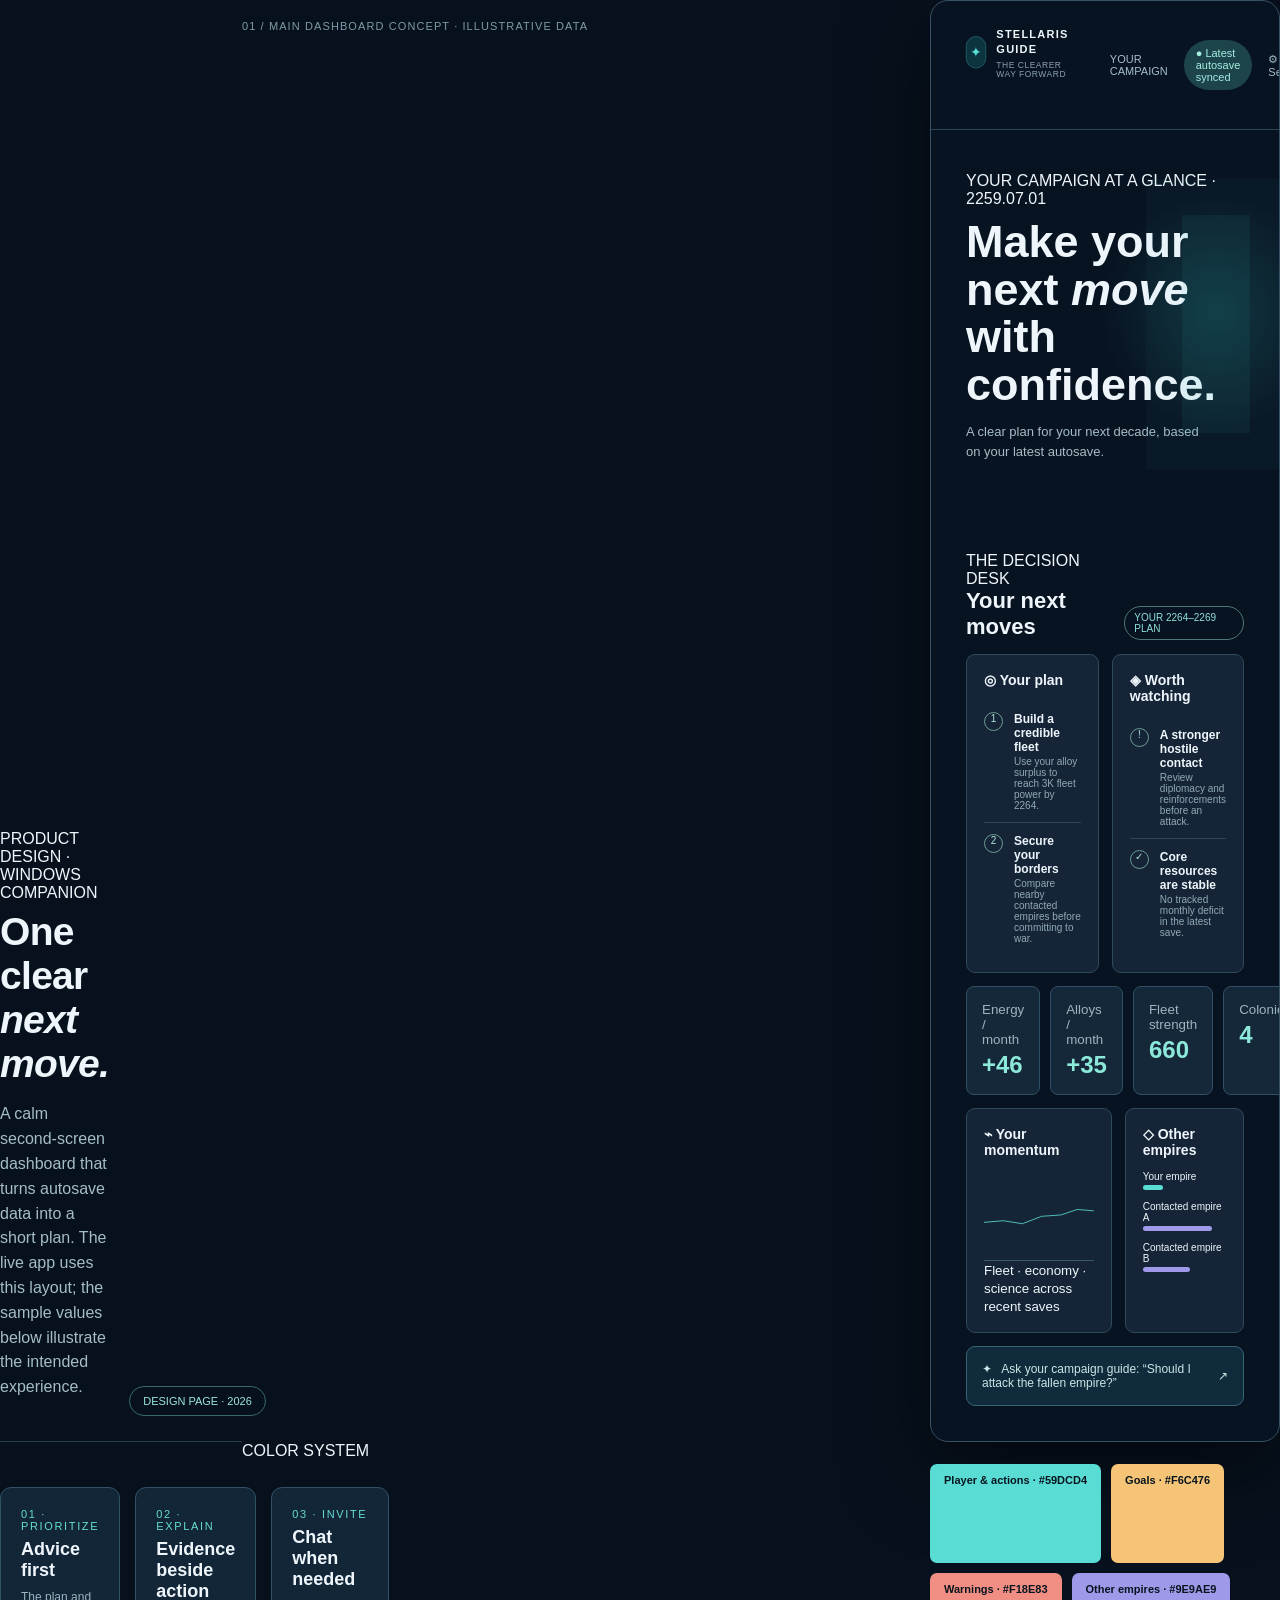
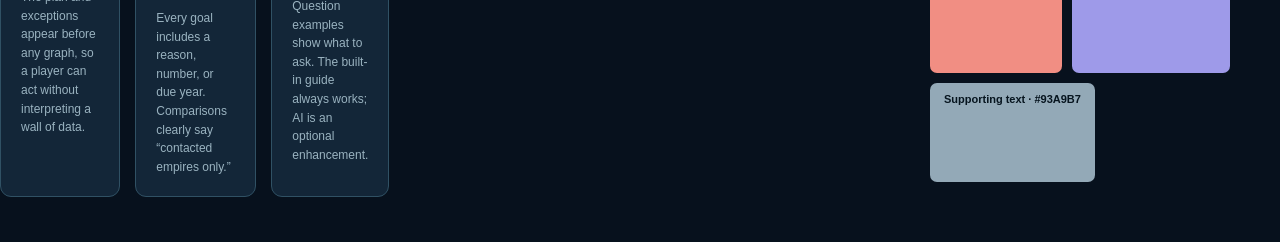
<file: docs/design.html>
<!doctype html>
<html lang="en">
<head>
<meta charset="utf-8"><meta name="viewport" content="width=device-width,initial-scale=1">
<title>Stellaris Guide — UI/UX design page</title>
<link rel="stylesheet" href="../static/app.css">
<style>
 .design-banner{padding:25px 0;border-bottom:1px solid #263d4d;display:flex;justify-content:space-between;gap:20px;align-items:end}.design-banner h1{font-size:39px;margin:8px 0}.design-banner p{color:#a4bdc7;max-width:700px}.design-tag{border:1px solid #38696a;color:#9ce8dc;padding:8px 13px;border-radius:99px;font-size:11px;white-space:nowrap}.design-note{font-size:11px;color:#7e9aa8;letter-spacing:.1em;text-transform:uppercase;margin:20px 0 9px}.design-frame{border:1px solid #375264;border-radius:18px;overflow:hidden;background:#081321;box-shadow:0 25px 80px #0008}.mock-top{display:flex;justify-content:space-between;align-items:center;padding:18px 28px;border-bottom:1px solid #2a4455}.mock-top .brand{transform:scale(.85);transform-origin:left}.mock-nav{display:flex;gap:16px;align-items:center;color:#a5bdc7;font-size:11px}.mock-pill{background:#1d444b;color:#a5eee0;border-radius:30px;padding:7px 12px}.mock-hero{min-height:245px;padding:42px 35px;display:flex;justify-content:space-between;align-items:center;background:radial-gradient(circle at 82% 47%,#1a697158,transparent 33%)}.mock-hero h2{font-size:45px;line-height:1.06;margin:10px 0}.mock-hero p{font-size:13px;color:#a7bcc6;max-width:430px}.mock-planet{width:150px;height:150px;border-radius:50%;background:radial-gradient(circle at 30% 30%,#8cebe0,#1c798a 55%,#0a314d 80%);box-shadow:0 0 48px #54dbdc77,0 0 0 34px #3bb1ae14,0 0 0 70px #3bb1ae0a;margin-right:75px}.mock-content{padding:28px 35px 35px}.mock-title{display:flex;justify-content:space-between;align-items:end;margin:7px 0 14px}.mock-title h3{font-size:22px;margin:0}.mock-title span{color:#8fe1d7;font-size:10px;border:1px solid #4c7775;padding:5px 9px;border-radius:30px}.mock-grid{display:grid;grid-template-columns:1.1fr .9fr;gap:13px}.mock-card{background:#152537;border:1px solid #2e4a5b;border-radius:9px;padding:17px}.mock-card h4{font-family:'Space Grotesk',sans-serif;font-size:14px;margin:0 0 13px}.mock-row{display:flex;gap:11px;border-top:1px solid #2f4555;padding:11px 0;font-size:12px}.mock-row:first-of-type{border-top:0}.mock-row .bullet{width:19px;height:19px;border:1px solid #6a9b92;color:#b0e4d9;border-radius:50%;text-align:center;flex:none;font-size:10px}.mock-row strong{display:block}.mock-row small{color:#91a9b5;display:block;margin-top:2px}.mock-stats{display:grid;grid-template-columns:repeat(4,1fr);gap:10px;margin:13px 0}.mock-stat{background:#15283a;border:1px solid #315065;border-radius:8px;padding:15px}.mock-stat small{display:block;color:#9db4bf}.mock-stat strong{display:block;color:#8ce8d8;font-size:24px;margin-top:4px}.mock-chart{height:90px;border-bottom:1px solid #3b5b66;position:relative;overflow:hidden}.mock-chart svg{width:100%;height:100%}.mock-bars{display:flex;flex-direction:column;gap:11px;font-size:10px}.mock-bars i{height:5px;display:block;background:#9e9ae9;border-radius:9px;margin-top:3px}.mock-chat{background:#102c3c;border:1px solid #356474;border-radius:9px;padding:15px;margin-top:13px;display:flex;justify-content:space-between;align-items:center;gap:15px}.mock-chat span{color:#cce4e8;font-size:12px}.design-detail{display:grid;grid-template-columns:repeat(3,1fr);gap:15px;margin:45px 0}.detail-card{background:#132638;border:1px solid #305164;border-radius:11px;padding:20px}.detail-card .number{color:#65ddd5;font-size:11px;letter-spacing:.15em}.detail-card h3{font-size:18px;margin:7px 0}.detail-card p{font-size:12px;color:#9ab3c0;margin:0}.palette{display:flex;gap:10px;flex-wrap:wrap;margin:22px 0 60px}.palette div{padding:10px 14px;border-radius:7px;color:#07151f;font-size:11px;font-weight:700}.palette .p1{background:#59dcd4}.palette .p2{background:#f6c476}.palette .p3{background:#f18e83}.palette .p4{background:#9e9ae9}.palette .p5{background:#93a9b7}@media(max-width:700px){.design-banner{align-items:start;flex-direction:column}.mock-nav{display:none}.mock-planet{display:none}.mock-hero h2{font-size:30px}.mock-grid,.design-detail{grid-template-columns:1fr}.mock-stats{grid-template-columns:repeat(2,1fr)}.mock-content{padding:20px}.mock-hero{padding:30px 20px}}
</style>
</head>
<body><div class="app-shell">
  <header class="design-banner"><div><div class="kicker">PRODUCT DESIGN · WINDOWS COMPANION</div><h1>One clear <em>next move.</em></h1><p>A calm second-screen dashboard that turns autosave data into a short plan. The live app uses this layout; the sample values below illustrate the intended experience.</p></div><span class="design-tag">DESIGN PAGE · 2026</span></header>
  <div class="design-note">01 / Main dashboard concept · illustrative data</div>
  <div class="design-frame"><div class="mock-top"><div class="brand"><div class="brand-mark">✦</div><div><strong>STELLARIS <span>GUIDE</span></strong><small>THE CLEARER WAY FORWARD</small></div></div><div class="mock-nav"><span>YOUR CAMPAIGN</span><span class="mock-pill">● Latest autosave synced</span><span>⚙ Settings</span></div></div>
    <div class="mock-hero"><div><div class="kicker">YOUR CAMPAIGN AT A GLANCE · 2259.07.01</div><h2>Make your next <em>move</em><br>with confidence.</h2><p>A clear plan for your next decade, based on your latest autosave.</p></div><div class="mock-planet"></div></div>
    <div class="mock-content"><div class="mock-title"><div><div class="kicker">THE DECISION DESK</div><h3>Your next moves</h3></div><span>YOUR 2264–2269 PLAN</span></div><div class="mock-grid"><div class="mock-card"><h4>◎ Your plan</h4><div class="mock-row"><span class="bullet">1</span><div><strong>Build a credible fleet</strong><small>Use your alloy surplus to reach 3K fleet power by 2264.</small></div></div><div class="mock-row"><span class="bullet">2</span><div><strong>Secure your borders</strong><small>Compare nearby contacted empires before committing to war.</small></div></div></div><div class="mock-card"><h4>◈ Worth watching</h4><div class="mock-row"><span class="bullet">!</span><div><strong>A stronger hostile contact</strong><small>Review diplomacy and reinforcements before an attack.</small></div></div><div class="mock-row"><span class="bullet">✓</span><div><strong>Core resources are stable</strong><small>No tracked monthly deficit in the latest save.</small></div></div></div></div>
    <div class="mock-stats"><div class="mock-stat"><small>Energy / month</small><strong>+46</strong></div><div class="mock-stat"><small>Alloys / month</small><strong>+35</strong></div><div class="mock-stat"><small>Fleet strength</small><strong>660</strong></div><div class="mock-stat"><small>Colonies</small><strong>4</strong></div></div>
    <div class="mock-grid"><div class="mock-card"><h4>⌁ Your momentum</h4><div class="mock-chart"><svg viewBox="0 0 400 90" aria-label="Illustrative rising chart"><polyline points="0,70 70,64 140,75 210,48 280,43 340,23 400,28" fill="none" stroke="#59dcd4" stroke-width="3"/></svg></div><small>Fleet · economy · science across recent saves</small></div><div class="mock-card"><h4>◇ Other empires</h4><div class="mock-bars"><div>Your empire<i style="width:24%;background:#59dcd4"></i></div><div>Contacted empire A<i style="width:83%"></i></div><div>Contacted empire B<i style="width:57%"></i></div></div></div></div><div class="mock-chat"><span>✦ &nbsp; Ask your campaign guide: “Should I attack the fallen empire?”</span><span>↗</span></div></div>
  </div>
  <div class="design-detail"><div class="detail-card"><div class="number">01 · PRIORITIZE</div><h3>Advice first</h3><p>The plan and exceptions appear before any graph, so a player can act without interpreting a wall of data.</p></div><div class="detail-card"><div class="number">02 · EXPLAIN</div><h3>Evidence beside action</h3><p>Every goal includes a reason, number, or due year. Comparisons clearly say “contacted empires only.”</p></div><div class="detail-card"><div class="number">03 · INVITE</div><h3>Chat when needed</h3><p>Question examples show what to ask. The built-in guide always works; AI is an optional enhancement.</p></div></div>
  <div class="kicker">COLOR SYSTEM</div><div class="palette"><div class="p1">Player & actions · #59DCD4</div><div class="p2">Goals · #F6C476</div><div class="p3">Warnings · #F18E83</div><div class="p4">Other empires · #9E9AE9</div><div class="p5">Supporting text · #93A9B7</div></div>
</div></body></html>
</file>
<file: static/app.css>
:root{--bg:#07111d;--surface:#0c1a2a;--surface2:#102338;--line:#20364a;--text:#eef6fb;--muted:#89a0b2;--teal:#58ded7;--teal2:#1d8f92;--violet:#9c91ff;--coral:#ff8588;--gold:#e6b75f;--shadow:0 18px 55px rgba(0,0,0,.22)}
*{box-sizing:border-box}html,body{margin:0;min-height:100%;background:var(--bg);color:var(--text);font-family:Inter,"Segoe UI",Arial,sans-serif}button,input,select,textarea{font:inherit}.app-shell{min-height:100vh;display:grid;grid-template-columns:242px minmax(650px,1fr) 350px}.sidebar{position:sticky;top:0;height:100vh;padding:26px 18px;border-right:1px solid var(--line);background:#081421;display:flex;flex-direction:column}.brand{display:flex;gap:12px;align-items:center;padding:0 8px 30px}.brand-mark,.chat-avatar{width:38px;height:38px;border:1px solid #23636c;border-radius:13px;display:grid;place-items:center;color:var(--teal);background:#0c3440}.brand strong{font-size:13px;letter-spacing:1.4px}.brand small,.chat-head small{display:block;color:var(--muted);font-size:10px;margin-top:4px;letter-spacing:.6px}.tabs{display:grid;gap:7px}.tab{position:relative;width:100%;border:1px solid transparent;background:transparent;color:var(--muted);border-radius:12px;padding:13px 12px;display:flex;gap:12px;align-items:center;text-align:left;cursor:pointer}.tab>span{font-size:20px;width:26px;color:#6f8ba1}.tab strong{display:block;color:inherit;font-size:14px}.tab small{display:block;margin-top:3px;font-size:10px;color:#60798d}.tab.active,.tab:hover{background:#10283b;border-color:#225068;color:var(--text)}.tab.active>span{color:var(--teal)}.tab.active:before{content:"";position:absolute;left:-19px;width:3px;height:38px;border-radius:3px;background:var(--teal)}.tab b{margin-left:auto;min-width:18px;padding:3px 6px;border-radius:10px;background:#562e3c;color:#ff9fa2;font-size:10px;text-align:center}.tab b:empty{display:none}.sidebar-bottom{margin-top:auto;display:grid;gap:10px}.sync-card{display:flex;gap:10px;align-items:center;padding:12px;border:1px solid var(--line);border-radius:12px;background:#0c1d2d}.pulse,.online-dot{width:8px;height:8px;border-radius:50%;background:var(--teal);box-shadow:0 0 10px var(--teal)}.sync-card strong{display:block;font-size:11px}.sync-card small{display:block;color:var(--muted);font-size:9px;margin-top:3px}.side-action,.danger-button{border:1px solid var(--line);border-radius:10px;background:transparent;color:var(--muted);padding:11px;cursor:pointer;text-align:left}.workspace{min-width:0;padding:30px 34px 50px;overflow:hidden}.topbar{display:flex;align-items:flex-start;justify-content:space-between;border-bottom:1px solid var(--line);padding-bottom:20px}.eyebrow{color:var(--teal);font-size:9px;letter-spacing:1.5px;font-weight:800}.eyebrow.coral{color:var(--coral)}.eyebrow.violet{color:var(--violet)}h1{font-size:29px;margin:7px 0 5px;letter-spacing:-.7px}h2{font-size:19px;margin:5px 0}p{color:var(--muted);line-height:1.55}.topbar p{margin:0;font-size:12px}.top-actions{display:flex;align-items:center;gap:8px}.date-chip,.tag{border:1px solid #275265;color:#9fc1cc;border-radius:999px;padding:8px 12px;font-size:10px;letter-spacing:.5px}.icon-button{width:36px;height:36px;border:1px solid var(--line);border-radius:9px;color:#a9c0d0;background:#0d1b29;cursor:pointer}.indicators{display:grid;grid-template-columns:repeat(4,1fr);gap:10px;margin:20px 0}.indicators article{position:relative;overflow:hidden;padding:15px;border:1px solid var(--line);border-radius:11px;background:var(--surface)}.indicators article:after{content:"";position:absolute;right:-17px;top:-27px;width:70px;height:70px;border:1px solid rgba(88,222,215,.08);border-radius:50%}.indicators span{display:block;color:var(--muted);font-size:10px}.indicators strong{display:block;margin:8px 0 4px;font-size:21px}.indicators small{color:#607a8e;font-size:9px}.positive{color:var(--teal)!important}.negative{color:var(--coral)!important}.view{display:none}.view.active{display:block}.notice{padding:12px 14px;margin:0 0 16px;border:1px solid #6d5328;background:#2c2519;color:#f0cb84;border-radius:10px;font-size:12px}.grid.two{display:grid;grid-template-columns:1.06fr .94fr;gap:14px}.lower-grid{margin-top:14px}.panel{border:1px solid var(--line);border-radius:13px;background:var(--surface);padding:20px;box-shadow:var(--shadow)}.panel-head{display:flex;align-items:flex-start;justify-content:space-between;gap:14px;margin-bottom:14px}.goal-list,.alert-list{display:grid}.goal,.alert{display:grid;grid-template-columns:28px 1fr auto;gap:10px;padding:14px 0;border-top:1px solid var(--line)}.goal:first-child,.alert:first-child{border-top:0}.goal .number{width:22px;height:22px;border:1px solid #2a6469;border-radius:50%;display:grid;place-items:center;color:var(--teal);font-size:10px}.goal strong,.alert strong{font-size:12px}.goal p,.alert p{font-size:10px;margin:4px 0 0}.goal time{font-size:9px;color:var(--gold)}.alert-dot{width:7px;height:7px;border-radius:50%;background:var(--coral);margin-top:5px}.empty{padding:22px 0;color:var(--muted);font-size:12px}.segmented{display:flex;border:1px solid var(--line);border-radius:8px;padding:3px}.segmented button{border:0;background:transparent;color:var(--muted);padding:5px 8px;border-radius:5px;font-size:9px;cursor:pointer}.segmented button.active{background:#204c5c;color:#c5ffff}.chart-panel svg{width:100%;height:230px;overflow:visible}.chart-panel>small,.panel>small{display:block;color:#587186;font-size:9px;border-top:1px solid var(--line);padding-top:12px}.axis-line{stroke:#20384b;stroke-width:1}.trend-area{fill:url(#trendGradient)}.trend-line{fill:none;stroke:var(--teal);stroke-width:3}.trend-point{fill:var(--teal)}.chart-label{fill:#6f8799;font-size:10px}.empire-list{display:grid;gap:14px;padding:5px 0 18px}.empire-row header{display:flex;justify-content:space-between;font-size:10px;margin-bottom:6px}.empire-row header span{color:var(--muted)}.bar{height:5px;border-radius:6px;background:#203647;overflow:hidden}.bar i{display:block;height:100%;border-radius:6px;background:var(--violet)}.empire-row.you .bar i{background:var(--teal)}.split-view{display:grid;grid-template-columns:320px 1fr;gap:14px;min-height:520px}.list-panel{padding:16px}.select-list{display:grid;gap:7px;max-height:610px;overflow:auto;padding-right:3px}.select-item{width:100%;border:1px solid var(--line);background:#0a1725;color:var(--text);border-radius:10px;padding:12px;text-align:left;cursor:pointer}.select-item:hover,.select-item.active{border-color:#2e7880;background:#102b3b}.select-item header{display:flex;justify-content:space-between;gap:8px}.select-item strong{font-size:12px}.select-item p{margin:5px 0 0;font-size:10px}.status{font-size:8px;text-transform:uppercase;letter-spacing:.8px;padding:4px 6px;border-radius:999px}.status.urgent{color:#ffafb1;background:#4a2732}.status.watch{color:#f2ca7f;background:#403722}.status.growth{color:#90e7e1;background:#173b40}.status.stable{color:#a7bad0;background:#1a2a3c}.detail-panel{padding:24px}.detail-hero{display:flex;justify-content:space-between;gap:18px;align-items:flex-start;border-bottom:1px solid var(--line);padding-bottom:20px}.detail-hero h2{font-size:26px}.planet-orb{width:86px;height:86px;flex:0 0 auto;border-radius:50%;background:radial-gradient(circle at 35% 30%,#84f0e5,#267d87 42%,#112638 70%);box-shadow:0 0 30px rgba(88,222,215,.15)}.detail-stats{display:grid;grid-template-columns:repeat(4,1fr);gap:8px;margin:18px 0}.detail-stats div{padding:12px;border:1px solid var(--line);border-radius:9px;background:#0a1725}.detail-stats span{display:block;color:var(--muted);font-size:9px}.detail-stats strong{display:block;margin-top:6px;font-size:16px}.recommendation{padding:17px;border:1px solid #2c6268;border-radius:11px;background:#0c2935}.recommendation h3{margin:5px 0 8px;font-size:17px}.recommendation p{font-size:11px;margin:5px 0}.resource-row,.pill-row{display:flex;gap:7px;flex-wrap:wrap;margin-top:14px}.resource-pill,.pill{border:1px solid var(--line);border-radius:999px;padding:6px 9px;color:#9fb5c5;font-size:9px}.tech-grid{display:grid;grid-template-columns:repeat(3,1fr);gap:14px}.tech-card{min-height:385px}.tech-icon{width:38px;height:38px;border-radius:11px;display:grid;place-items:center;background:#143d49;color:var(--teal);margin-bottom:16px}.tech-card:nth-child(2) .tech-icon{background:#3d3420;color:var(--gold)}.tech-card:nth-child(3) .tech-icon{background:#312d51;color:var(--violet)}.tech-current{padding:13px;background:#091725;border:1px solid var(--line);border-radius:10px;margin:15px 0}.tech-current span{color:var(--muted);font-size:9px}.tech-current strong{display:block;margin:6px 0;font-size:13px}.tech-current small{color:#668093}.tech-pick{border-top:1px solid var(--line);padding-top:15px}.tech-pick strong{display:block;color:var(--teal);margin:6px 0}.tech-pick p{font-size:10px}.explainer{margin-top:14px}.explainer p{font-size:11px;margin-bottom:0}.recommendation-panel{margin-bottom:14px;background:linear-gradient(120deg,#0e2937,#111b30)}.recommendation-panel h2{font-size:24px}.recommendation-panel .recommendation-grid{display:grid;grid-template-columns:1fr auto;align-items:center;gap:20px}.recommendation-panel p{font-size:11px;max-width:720px}.ship-split{min-height:390px}.component-list{display:grid;grid-template-columns:repeat(2,1fr);gap:7px;margin-top:14px}.component-list span{padding:9px;border:1px solid var(--line);background:#091725;border-radius:8px;color:#a9bbc9;font-size:10px}.chat-rail{position:sticky;top:0;height:100vh;border-left:1px solid var(--line);background:#091522;display:flex;flex-direction:column;padding:22px 16px}.chat-head{display:flex;align-items:center;gap:10px;padding-bottom:15px;border-bottom:1px solid var(--line)}.chat-head strong{font-size:12px}.online-dot{margin-left:auto}.quick-actions{display:flex;gap:6px;overflow-x:auto;padding:12px 0}.quick-actions button{white-space:nowrap;border:1px solid var(--line);border-radius:999px;background:#0e2132;color:#98afc0;padding:7px 9px;font-size:9px;cursor:pointer}.quick-actions button:hover{border-color:#347078;color:var(--teal)}.chat-log{flex:1;overflow:auto;display:flex;flex-direction:column;gap:10px;padding:8px 1px 14px}.message{max-width:89%;padding:10px 12px;border-radius:10px;background:#14283a;color:#c3d2dd;font-size:11px;line-height:1.45;white-space:pre-wrap}.message.user{align-self:flex-end;background:#1d5e65;color:#efffff}.message.warning{background:#3a2f1d;color:#f4d08c}.message.thinking{color:#7f9baa;font-style:italic}.ask-form{display:grid;grid-template-columns:1fr 39px;border:1px solid #285267;border-radius:9px;background:#0a1825;overflow:hidden}.ask-form textarea{resize:none;max-height:100px;border:0;outline:0;background:transparent;color:var(--text);padding:11px;font-size:11px}.ask-form button{border:0;background:var(--teal);color:#06212a;cursor:pointer}.chat-hint{color:#597286;font-size:9px;margin-top:7px}.chat-hint kbd,.command-menu kbd{border:1px solid var(--line);padding:1px 4px;border-radius:3px}.command-menu{margin-bottom:7px;border:1px solid #2b5e6d;border-radius:9px;background:#102536;padding:5px}.command-menu button{width:100%;display:grid;grid-template-columns:auto 1fr auto;gap:8px;align-items:center;text-align:left;border:0;background:transparent;color:var(--text);padding:6px;cursor:pointer}.command-menu small{color:var(--muted)}.overlay{position:fixed;inset:0;background:rgba(0,7,13,.74);z-index:20}.drawer{position:absolute;right:0;top:0;height:100%;width:min(460px,100%);padding:28px;background:#0c1a28;border-left:1px solid var(--line);overflow:auto}.drawer-head{display:flex;justify-content:space-between}.drawer>p{font-size:12px}.drawer form{display:grid;gap:9px;margin-top:22px}.drawer label{font-size:11px;font-weight:700}.drawer input,.drawer select{width:100%;border:1px solid var(--line);border-radius:8px;background:#07121e;color:var(--text);padding:11px}.drawer small{color:var(--muted);font-size:9px}.drawer hr{border:0;border-top:1px solid var(--line);width:100%;margin:13px 0}.path-row{display:grid;grid-template-columns:1fr auto;gap:6px}.path-row button,.primary-button{border:0;border-radius:8px;background:var(--teal);color:#06252b;font-weight:800;padding:0 13px;cursor:pointer}.primary-button{padding:12px;margin-top:10px}.form-error{color:var(--coral);font-size:11px}.privacy-card{margin:20px 0;padding:13px;border:1px solid var(--line);border-radius:9px}.privacy-card strong{font-size:11px}.privacy-card p{font-size:9px;margin-bottom:0}.danger-button{color:#e9a7a9;border-color:#593b45;width:100%;text-align:center}.sr-only{position:absolute;width:1px;height:1px;padding:0;margin:-1px;overflow:hidden;clip:rect(0,0,0,0);white-space:nowrap;border:0}
@media(max-width:1250px){.app-shell{grid-template-columns:210px minmax(590px,1fr) 315px}.workspace{padding:26px 22px}.indicators{grid-template-columns:repeat(2,1fr)}.tech-grid{grid-template-columns:1fr}.tech-card{min-height:0}}
@media(max-width:960px){.app-shell{display:block}.sidebar{position:static;height:auto;padding:12px;display:block}.brand{padding:5px 5px 12px}.tabs{grid-template-columns:repeat(4,1fr)}.tab{justify-content:center}.tab div,.tab b{display:none}.sidebar-bottom{display:none}.workspace{padding:18px}.chat-rail{position:static;height:540px;border-left:0;border-top:1px solid var(--line)}.grid.two,.split-view{grid-template-columns:1fr}.indicators{grid-template-columns:repeat(4,1fr)}.list-panel .select-list{max-height:260px}}
@media(max-width:640px){.tabs{grid-template-columns:repeat(4,1fr)}.topbar{display:block}.top-actions{margin-top:12px}.indicators,.detail-stats{grid-template-columns:repeat(2,1fr)}.grid.two{grid-template-columns:1fr}.workspace{padding:14px}.panel{padding:15px}.date-chip{font-size:9px}.component-list{grid-template-columns:1fr}}
.goal-body{min-width:0}.goal-progress{display:flex;justify-content:space-between;gap:8px;margin-top:10px;color:#9fb5c5;font-size:10px}.goal-progress b{color:var(--teal)}.goal-progress-track{height:4px;border-radius:5px;background:#243849;margin:5px 0 10px;overflow:hidden}.goal-progress-track i{display:block;height:100%;background:var(--teal);border-radius:5px}.goal-steps{border-left:2px solid #2e6870;padding:4px 0 0 11px;margin-top:7px}.goal-step{display:flex;gap:8px;margin-top:10px}.goal-step>b{color:var(--teal);font-size:10px}.goal-step strong{display:block;font-size:10px;line-height:1.4}.goal-step small,.goal-step em{display:block;color:var(--muted);font-size:9px;line-height:1.45;margin-top:3px;font-style:normal}.goal-step em{color:#c1a878}.goal-steps details{margin-top:9px;color:var(--muted);font-size:10px}.goal-steps summary{cursor:pointer;color:var(--teal)}
.campaign-heading{display:flex;align-items:center;gap:14px}.empire-flag{width:56px;height:56px;object-fit:cover;border-radius:9px;border:1px solid #376476;box-shadow:0 0 16px #123846}.empire-flag[hidden]{display:none}.planet-orb{overflow:hidden}.planet-orb img{display:block;width:100%;height:100%;object-fit:cover}.planet-orb img[hidden]{display:none}.tech-icon img{display:block;width:100%;height:100%;object-fit:cover;border-radius:9px}
.tech-path{border-top:1px solid var(--line);padding-top:12px;margin-top:14px}.tech-path>div{display:flex;gap:5px;align-items:center;flex-wrap:wrap;margin:8px 0}.path-node{border:1px solid var(--line);border-radius:6px;padding:5px 7px;font-size:9px;color:#a9bbc9}.path-node.visible{border-color:#398579;color:#9debdc}.path-arrow{font-size:11px;color:var(--gold)}.tech-path small{display:block;color:var(--muted);font-size:9px;line-height:1.35}
.ship-policies{border-top:1px solid var(--line);padding-top:12px;margin-top:16px}.ship-policies small{display:block;color:var(--muted);font-size:9px;margin-top:8px}
.empire-row.opinion-negative .bar i{background:var(--coral)}.empire-row.opinion-positive .bar i{background:var(--teal)}
.priority-panel,.priority-panel+.panel{grid-column:1/-1}.priority-panel .goal-list{grid-template-columns:repeat(2,minmax(0,1fr));column-gap:22px}.priority-panel .goal:nth-child(-n+2){border-top:0}.priority-panel+.panel .alert-list{grid-template-columns:repeat(3,minmax(0,1fr));column-gap:18px}.priority-panel+.panel .alert:nth-child(-n+3){border-top:0}.goal-step details{margin:3px 0 0;font-size:9px}.goal-step details summary{color:#9eb8c5;cursor:pointer}.goal-step details small,.goal-step details em{margin-top:5px}@media(max-width:1250px){.priority-panel .goal-list,.priority-panel+.panel .alert-list{grid-template-columns:1fr}.priority-panel .goal:nth-child(2),.priority-panel+.panel .alert:nth-child(2),.priority-panel+.panel .alert:nth-child(3){border-top:1px solid var(--line)}}
@media(max-width:960px){.tab{flex-direction:column;gap:4px;padding:9px 3px}.tab div{display:block;text-align:center}.tab strong{font-size:10px}.tab small{display:none}.sidebar-bottom{display:flex;margin-top:8px;gap:8px}.sync-card{flex:1}.side-action{flex:0 0 auto;text-align:center}}
.goal-actions{margin-top:7px}
.goal-actions>summary{display:flex;align-items:center;gap:8px;color:var(--teal);font-size:10px;font-weight:800;cursor:pointer;list-style:none;padding:4px 0}
.goal-actions>summary::-webkit-details-marker{display:none}
.goal-actions>summary:before{content:"▸";font-size:12px;transition:transform .15s ease}
.goal-actions[open]>summary:before{transform:rotate(90deg)}
.goal-actions>summary span{color:var(--muted);font-size:9px;font-weight:500}
.goal-actions>summary:hover{color:#a6f7f0}
.goal-actions>summary:focus-visible{outline:2px solid var(--teal);outline-offset:3px;border-radius:2px}
.goal-actions .goal-steps{margin-top:6px;padding-top:1px}
.goal-playbook{margin-top:6px;color:var(--muted);font-size:10px}.goal-playbook summary{color:var(--teal);cursor:pointer}.goal-playbook p{margin:5px 0}.goal-playbook small{display:block;color:var(--muted);margin-top:4px;overflow-wrap:anywhere}
.priority-panel .goal-progress-track{margin-bottom:0}
.brand .version-tag{display:inline-block;margin-top:7px;padding:3px 7px;border:1px solid #276477;border-radius:999px;background:#0e2b3a;color:#7fe3e0;font-size:9px;font-weight:700;letter-spacing:.4px;line-height:1.2}
.chat-head .history-wrap{position:relative;margin-left:auto}
.chat-head .online-dot{margin-left:0;flex:none}
.history-toggle{border:1px solid var(--line);border-radius:999px;background:#10283b;color:#a8c9d3;padding:5px 8px;font-size:10px;cursor:pointer}
.history-toggle:hover,.history-toggle[aria-expanded="true"]{border-color:#367981;color:var(--teal)}
.history-panel{position:absolute;top:calc(100% + 12px);right:-18px;z-index:10;width:min(312px,calc(100vw - 24px));padding:12px;border:1px solid #2c6070;border-radius:12px;background:#0d2030;box-shadow:0 16px 34px #020b14;color:var(--text)}
.history-panel[hidden],.attachment-preview[hidden],.screenshot-overlay[hidden],.crop-selection[hidden]{display:none}
.history-head{display:flex;justify-content:space-between;align-items:center;gap:8px;margin-bottom:9px}
.history-head strong{font-size:12px}
.history-head button{border:0;background:transparent;color:#9bb8c7;font-size:10px;cursor:pointer}
.history-head button:hover{color:var(--coral)}
.history-content{max-height:290px;overflow:auto}
.history-section{margin:10px 0 4px;color:var(--teal);font-size:9px;font-weight:800;letter-spacing:1px;text-transform:uppercase}
.history-item{display:flex;justify-content:space-between;gap:8px;width:100%;margin:4px 0;padding:8px;border:1px solid var(--line);border-radius:7px;background:#10283b;color:#d2e2e9;text-align:left;font-size:10px;line-height:1.4;cursor:pointer}
.history-item:hover{border-color:#367981;background:#153548}
.history-item span{overflow:hidden;text-overflow:ellipsis;white-space:nowrap}
.history-item small{flex:none;color:#81a4b1;font-size:9px}
.history-panel>small{display:block;margin-top:8px;color:var(--muted);font-size:9px;line-height:1.4}
.attachment-preview{display:flex;align-items:center;gap:8px;margin:0 0 7px;padding:5px 6px;border:1px solid #296872;border-radius:8px;background:#102c36;color:#bde1e2;font-size:10px}
.attachment-preview img{width:32px;height:29px;object-fit:cover;border-radius:4px}
.attachment-preview button{margin-left:auto;border:0;background:transparent;color:#c5d9df;font-size:17px;cursor:pointer}
.ask-form{grid-template-columns:minmax(0,1fr) 38px 39px}
.ask-form .capture-btn{display:grid;place-items:center;border-left:1px solid #285267;background:#10283b;color:#a8d9dc}
.ask-form .capture-btn:hover{background:#164153;color:#e6ffff}
.ask-form .capture-btn svg{width:17px;height:17px;fill:none;stroke:currentColor;stroke-width:1.8;stroke-linecap:round;stroke-linejoin:round}
.ask-form .send-btn{font-size:17px;font-weight:800}
.ask-form button:disabled{opacity:.5;cursor:not-allowed}
.screenshot-overlay{display:grid;place-items:center;padding:20px;overflow:auto}
.screenshot-dialog{width:min(1180px,100%);max-height:calc(100vh - 40px);overflow:auto;padding:20px;border:1px solid #2b6170;border-radius:14px;background:#0c1c2b;box-shadow:0 20px 60px #02060b}
.screenshot-dialog-head{display:flex;align-items:flex-start;justify-content:space-between;gap:15px}
.screenshot-dialog p{margin:5px 0 0;font-size:11px}
.capture-stage{position:relative;max-width:100%;margin:16px auto;border:1px solid #4e8794;line-height:0;touch-action:none}
.capture-stage canvas{display:block;width:100%;height:100%;cursor:crosshair}
.crop-selection{position:absolute;border:2px solid var(--teal);background:rgba(88,222,215,.18);pointer-events:none;box-shadow:0 0 0 9999px rgba(0,7,13,.34)}
.screenshot-actions{display:flex;justify-content:flex-end;gap:9px}
.screenshot-actions button{padding:9px 12px;border:1px solid #326a76;border-radius:8px;background:#10283b;color:#d1e6e9;font-size:11px;cursor:pointer}
.screenshot-actions button:last-child{border-color:var(--teal);background:var(--teal);color:#06212a;font-weight:800}
.message.assistant{white-space:normal}
.msg-title{font-weight:700;color:#eef8fc;margin-bottom:6px;line-height:1.35}
.msg-para{margin:4px 0;line-height:1.45}
.msg-list{margin:4px 0 6px;padding-left:15px;display:grid;gap:5px}
.msg-list li{line-height:1.42}
.msg-list li::marker{color:var(--teal)}
.msg-label{color:#9cebe5;font-weight:700}
.message strong{color:#e7f6fb}
.msg-note{margin-top:7px;padding-top:6px;border-top:1px solid rgba(137,160,178,.2);color:var(--muted);font-size:10px;line-height:1.38}
.screenshot-actions button:disabled{opacity:.45;cursor:not-allowed}
.capture-stage{overflow:hidden}
.feedback-rating{display:grid;grid-template-columns:1fr 1fr;gap:8px}.feedback-rating button{border:1px solid var(--line);border-radius:8px;background:#07121e;color:var(--muted);padding:11px;cursor:pointer}.feedback-rating button.active,.feedback-rating button:hover{border-color:var(--teal);background:#12343d;color:#d8ffff}.feedback-drawer textarea{width:100%;resize:vertical;border:1px solid var(--line);border-radius:8px;background:#07121e;color:var(--text);padding:11px}.feedback-drawer label span{color:var(--muted);font-weight:400}.notice.success{border-color:#2d6863;background:#123438;color:#a9efdf}
</file>
